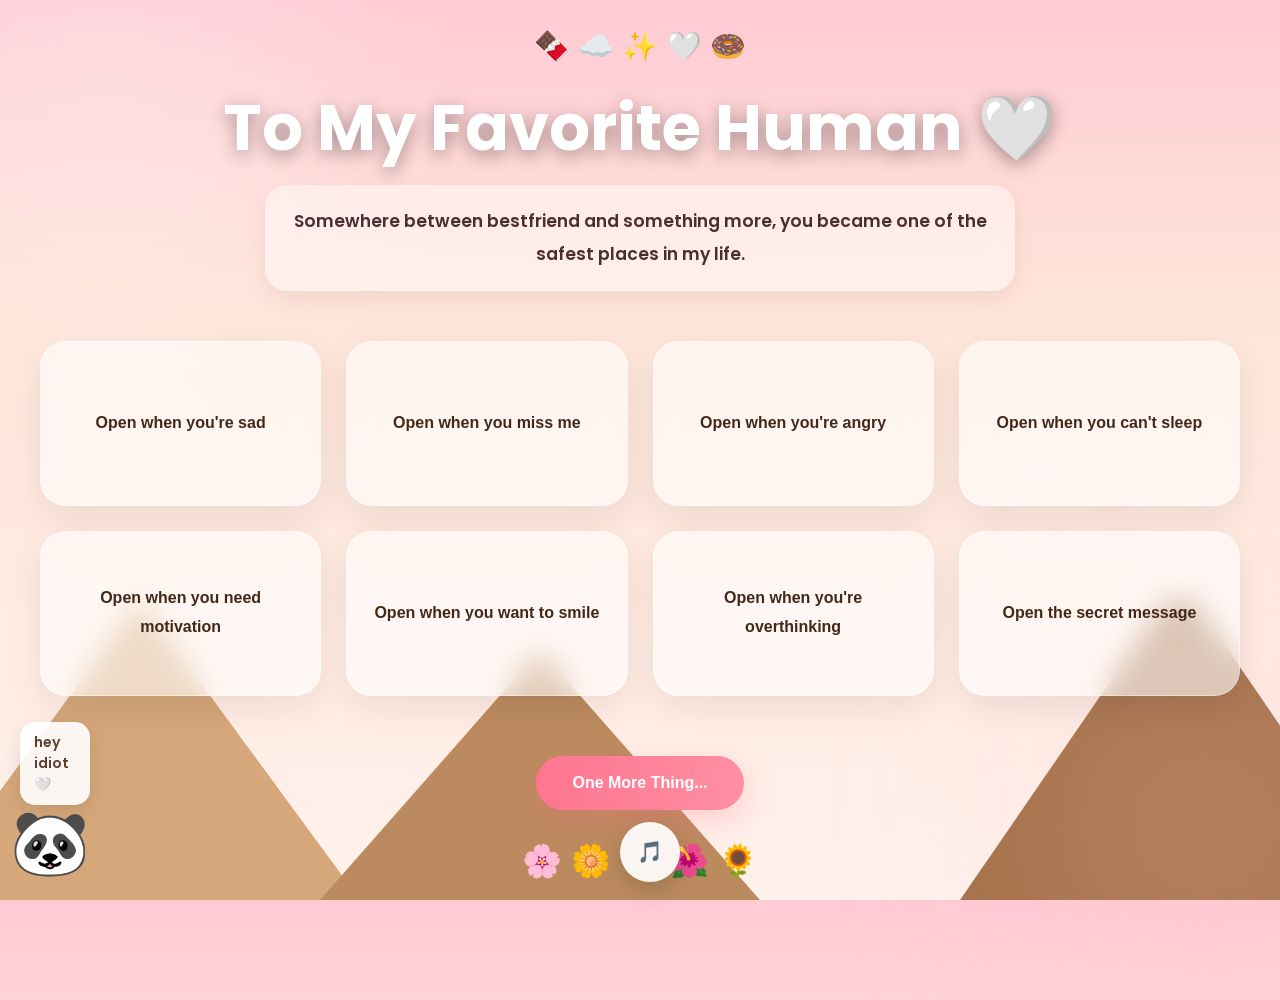
<file: index.html>
<!DOCTYPE html>
<html lang="en">

<head>
    <meta charset="UTF-8">

    <meta name="viewport"
          content="width=device-width, initial-scale=1.0">

    <title>To My Favorite Human 🤍</title>

    <!-- Google Font -->
    <link rel="preconnect"
          href="https://fonts.googleapis.com">

    <link rel="preconnect"
          href="https://fonts.gstatic.com"
          crossorigin>

    <link href="https://fonts.googleapis.com/css2?family=Poppins:wght@300;400;500;600;700&display=swap"
          rel="stylesheet">

    <link rel="stylesheet" href="style.css">
</head>

<body>

    <!-- Floating Hearts -->
    <div class="hearts"></div>

    <!-- Mountains -->
    <div class="mountains">

        <div class="mountain mountain1"></div>

        <div class="mountain mountain2"></div>

        <div class="mountain mountain3"></div>

    </div>

    <!-- Flowers -->
    <div class="flowers">
        🌸 🌼 🌷 🌺 🌻
    </div>

    <!-- Extras -->
    <div class="extras">
        🍫 ☁️ ✨ 🤍 🍩
    </div>

    <!-- Music -->
    <audio id="bgMusic"></audio>

    <!-- Music Button -->
    <button id="musicBtn">🎵</button>

    <!-- Main -->
    <div class="container">

        <!-- Hero -->
        <div class="hero">

            <h1>
                To My Favorite Human 🤍
            </h1>

            <p>
                Somewhere between bestfriend and something more,
                you became one of the safest places in my life.
            </p>

        </div>

        <!-- Cards -->
        <div class="cards">

            <button class="card"
                data-title="When You're Sad 💔"
                data-message="Hey idiot, bad days don’t get to decide your worth. You’re still the same amazing person who makes everyone around them feel lighter. And if things get too heavy, I’m here. Always.">

                Open when you're sad

            </button>

            <button class="card"
                data-title="When You Miss Me 🌙"
                data-message="If you miss me, just remember there’s someone out there randomly smiling at dumb memories of you at 2AM. Apart from this you know how to reach him or how to get him...">

                Open when you miss me

            </button>

            <button class="card"
                data-title="When You're Angry 🌧️"
                data-message="Okay first of all... breathe. Second of all, don’t go starting world wars before drinking water. Remember lpg cylinder lagbe.....">

                Open when you're angry

            </button>

            <button class="card"
                data-title="When You Can't Sleep ✨"
                data-message="Imagine us sitting somewhere cold and quiet in the hills, talking nonsense while the world stays silent for a while. Jalate hole ekta phone call ;))))))">

                Open when you can't sleep

            </button>

            <button class="card"
                data-title="When You Need Motivation 🚀"
                data-message="You’ve already survived days you thought would break you. Don’t underestimate yourself now.Abr bole boshis na j 'Eito real philospher hoy gechis tor thake adivce na nile life chole' :))))))))">

                Open when you need motivation

            </button>

            <button class="card"
                data-title="When You Want To Smile 😊"
                data-message="Its unfair how one smile from you can feel like comfort, chaos, friendship and love all at once. Really dangerously unfair hahahahaha ">

                Open when you want to smile

            </button>

            <button class="card"
                data-title="When You're Overthinking 🌸"
                data-message="Your brain creates problems faster than reality sometimes. Relax a little okay? Not everything is falling apart. Eka overthink korle ektu share kore dish amr sathe:))))))))">

                Open when you're overthinking

            </button>

            <button class="card"
                data-title="Secret Message 🤍"
                data-message="Somehow you became my bestfriend, favorite human, safe place, and favorite headache all at once. From Your GADHA 3000.">

                Open the secret message

            </button>

        </div>

        <!-- Final Button -->
        <div class="finalSection">

            <button class="finalBtn"
                    id="finalBtn">

                One More Thing...

            </button>

        </div>

    </div>

    <!-- Popup -->
    <div class="popup"
         id="popup">

        <div class="popup-content">

            <span class="close-btn"
                  id="closeBtn">

                &times;

            </span>

            <h2 id="popupTitle"></h2>

            <p id="popupMessage"></p>

        </div>

    </div>

    <script src="script.js"></script>

</body>
</html>
</file>
<file: style.css>
*{
    margin:0;
    padding:0;
    box-sizing:border-box;
}

html{
    scroll-behavior:smooth;
}

body{
    font-family:'Poppins',sans-serif;

    min-height:100vh;

    overflow-x:hidden;

    background:
    linear-gradient(
        to bottom,
        #ffcad4 0%,
        #ffe5d9 35%,
        #fff1eb 100%
    );

    display:flex;
    justify-content:center;
    align-items:center;

    padding:40px 18px;

    position:relative;
}

/* =========================
   BACKGROUND LIGHTS
========================= */

body::before,
body::after{
    content:"";

    position:absolute;

    border-radius:50%;

    filter:blur(100px);

    z-index:0;
}

body::before{
    width:450px;
    height:450px;

    background:rgba(255,255,255,0.25);

    top:-120px;
    left:-120px;
}

body::after{
    width:350px;
    height:350px;

    background:rgba(255,192,203,0.20);

    bottom:-100px;
    right:-100px;
}

/* =========================
   CONTAINER
========================= */

.container{
    width:100%;
    max-width:1200px;

    position:relative;

    z-index:5;
}

/* =========================
   HERO
========================= */

.hero{
    text-align:center;
    margin-bottom:50px;
}

.hero h1{
    font-size:4rem;
    color:#fff;
    margin-bottom:18px;
    line-height:1.2;
    text-shadow:0 5px 18px rgba(0,0,0,0.35);
}

.hero p{
    max-width:750px;
    margin:auto;

    background:rgba(255,255,255,0.45);

    padding:20px 25px;
    border-radius:22px;

    backdrop-filter:blur(12px);

    color:#4b2e2e;
    font-weight:600;
    line-height:1.9;
    font-size:1.08rem;

    box-shadow:0 10px 25px rgba(0,0,0,0.06);
}

/* =========================
   CARDS
========================= */

.cards{
    display:grid;
    grid-template-columns:repeat(auto-fit,minmax(250px,1fr));
    gap:25px;
}

.card{
    border:none;
    min-height:165px;

    padding:25px;

    border-radius:26px;

    background:rgba(255,255,255,0.58);

    backdrop-filter:blur(14px);

    color:#432818;

    font-size:1rem;
    font-weight:700;
    line-height:1.8;

    cursor:pointer;

    transition:0.35s ease;

    border:1px solid rgba(255,255,255,0.4);

    box-shadow:0 12px 35px rgba(0,0,0,0.08);
}

.card:hover{
    transform:translateY(-10px) scale(1.03);
    background:rgba(255,255,255,0.76);
    box-shadow:0 18px 40px rgba(255,105,135,0.2);
}

/* =========================
   POPUP
========================= */

.popup{
    position:fixed;
    inset:0;

    background:rgba(0,0,0,0.45);

    display:none;

    justify-content:center;
    align-items:center;

    padding:18px;

    z-index:999;
}

.popup-content{
    width:100%;
    max-width:650px;

    padding:40px 30px;

    border-radius:30px;

    background:linear-gradient(to bottom right,#fff,#fff0f3);

    position:relative;

    animation:popupShow 0.4s ease;

    box-shadow:0 25px 60px rgba(255,120,150,0.28);
}

.popup-content h2{
    color:#ff4d6d;
    margin-bottom:20px;
    font-size:2rem;
}

.popup-content p{
    color:#4b2e2e;
    line-height:2;
    font-size:1.06rem;
    font-weight:500;
}

/* =========================
   CLOSE
========================= */

.close-btn{
    position:absolute;
    top:15px;
    right:22px;

    font-size:2rem;
    cursor:pointer;

    color:#999;
}

.close-btn:hover{
    transform:rotate(90deg);
    color:#ff4d6d;
}

/* =========================
   FINAL BUTTON
========================= */

.finalSection{
    text-align:center;
    margin-top:60px;
}

.finalBtn{
    border:none;
    padding:18px 36px;

    border-radius:50px;

    background:linear-gradient(to right,#ff758f,#ff8fa3);

    color:white;
    font-weight:700;
    font-size:1rem;

    cursor:pointer;

    transition:0.3s;

    box-shadow:0 10px 30px rgba(255,105,135,0.25);
}

.finalBtn:hover{
    transform:scale(1.05);
}

/* =========================
   MUSIC BUTTON (SHIFTED LEFT)
========================= */

#musicBtn{

    position:fixed;

    right:600px;   /* 👈 moved slightly LEFT from edge */

    bottom:18px;

    width:60px;
    height:60px;

    border:none;

    border-radius:50%;

    background:rgba(255,255,255,0.92);

    backdrop-filter:blur(10px);

    font-size:1.3rem;

    cursor:pointer;

    z-index:9999;

    display:flex;
    align-items:center;
    justify-content:center;

    box-shadow:0 8px 25px rgba(0,0,0,0.15);

    transition:0.3s ease;
}

#musicBtn:hover{
    transform:scale(1.08);
}

/* =========================
   MOUNTAINS
========================= */

.mountains{
    position:absolute;
    bottom:0;

    width:100%;
    height:300px;

    z-index:0;
    overflow:hidden;
}

.mountain{
    position:absolute;
    bottom:0;

    width:0;
    height:0;

    border-left:220px solid transparent;
    border-right:220px solid transparent;
}

.mountain1{ left:-80px; border-bottom:300px solid #d6a77a; }
.mountain2{ left:25%; border-bottom:250px solid #bc8a5f; }
.mountain3{ right:-120px; border-bottom:320px solid #a47148; }

/* =========================
   FLOWERS + EXTRAS
========================= */

.flowers{
    position:fixed;
    bottom:15px;

    width:100%;
    text-align:center;

    font-size:2rem;

    z-index:20;

    animation:floatFlowers 4s ease-in-out infinite;
}

.extras{
    position:absolute;
    top:25px;

    width:100%;
    text-align:center;

    font-size:1.8rem;

    animation:floatExtras 5s ease-in-out infinite;
}

/* =========================
   HEARTS
========================= */

.hearts{
    position:absolute;
    width:100%;
    height:100%;
    overflow:hidden;
}

.hearts span{
    position:absolute;
    bottom:-50px;
    animation:floatUp linear infinite;
}

/* =========================
   PANDA
========================= */

.panda{
    position:fixed;
    left:10px;
    bottom:10px;

    z-index:999;

    font-size:4rem;

    animation:bounce 3s infinite;
}

/* =========================
   PETALS
========================= */

.petals{
    position:fixed;
    inset:0;

    pointer-events:none;
    z-index:2;
}

.petals span{
    position:absolute;
    top:-50px;

    animation:petalFall linear infinite;
}

/* =========================
   ANIMATIONS
========================= */

@keyframes popupShow{
    from{opacity:0; transform:scale(0.7);}
    to{opacity:1; transform:scale(1);}
}

@keyframes floatUp{
    from{transform:translateY(0) rotate(0deg); opacity:0;}
    20%{opacity:0.8;}
    to{transform:translateY(-120vh) rotate(360deg); opacity:0;}
}

@keyframes floatFlowers{
    0%{transform:translateY(0);}
    50%{transform:translateY(-8px);}
    100%{transform:translateY(0);}
}

@keyframes floatExtras{
    0%{transform:translateY(0);}
    50%{transform:translateY(-10px);}
    100%{transform:translateY(0);}
}

@keyframes bounce{
    0%{transform:translateY(0);}
    50%{transform:translateY(-10px);}
    100%{transform:translateY(0);}
}

@keyframes petalFall{
    from{transform:translateY(-10vh) rotate(0);}
    to{transform:translateY(120vh) rotate(360deg);}
}

/* =========================
   RESPONSIVE
========================= */

@media screen and (max-width:768px){

    .hero h1{ font-size:2.5rem; }

    .cards{ grid-template-columns:1fr; }

    #musicBtn{
        width:54px;
        height:54px;
        right:22px;
        bottom:14px;
    }
}

@media screen and (max-width:480px){

    .hero h1{ font-size:2rem; }

    #musicBtn{
        width:50px;
        height:50px;
        right:18px;
        bottom:10px;
    }
}

@media screen and (max-width:360px){

    .flowers,
    .extras{ display:none; }

    #musicBtn{
        width:46px;
        height:46px;
        right:14px;
        bottom:8px;
    }
}
</file>
